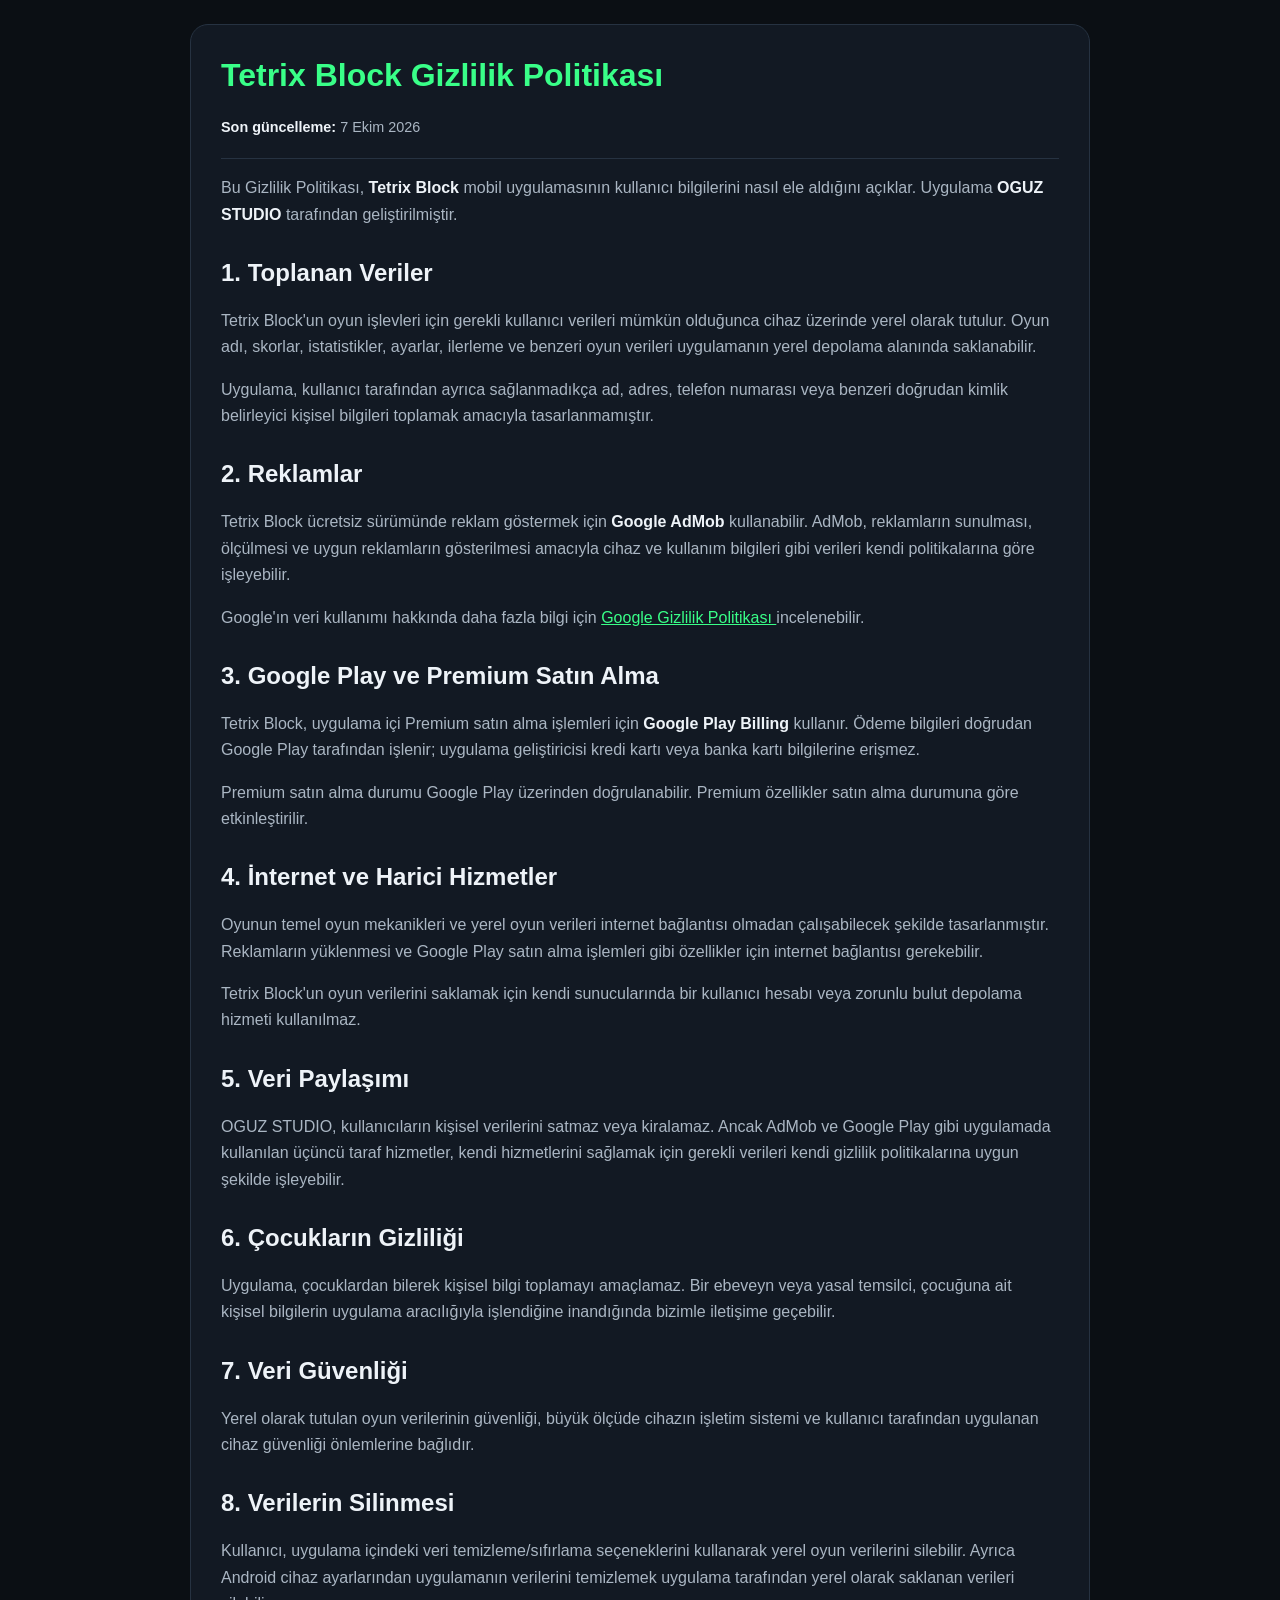
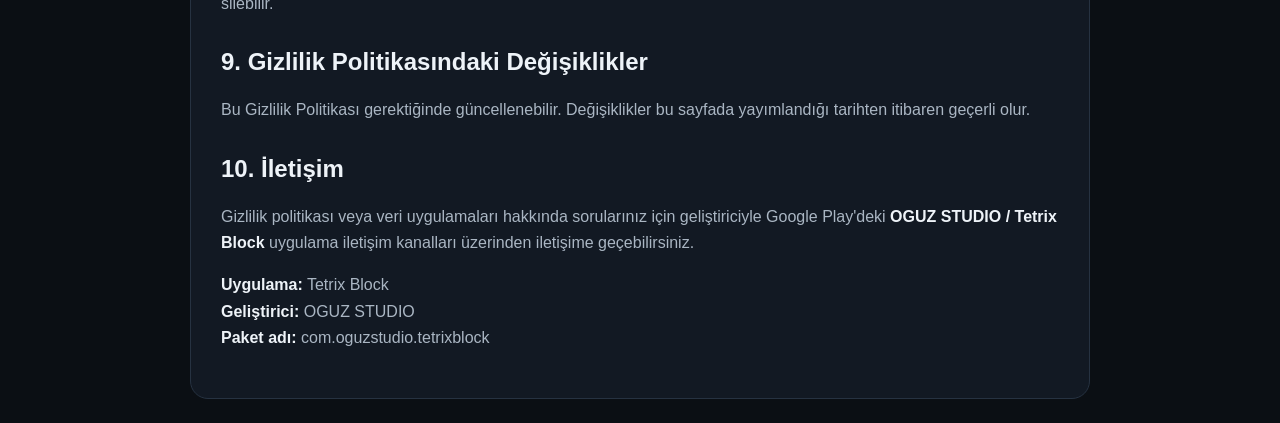
<file: tetrixblock-privacy-policies.html>
<!DOCTYPE html>
<html lang="tr">
<head>
  <meta charset="UTF-8">
  <meta name="viewport" content="width=device-width, initial-scale=1.0">
  <title>Tetrix Block - Gizlilik Politikası</title>
  <style>
    :root {
      color-scheme: dark;
      --bg: #0b0f14;
      --card: #121923;
      --text: #eef3f8;
      --muted: #aab6c3;
      --accent: #39ff88;
      --border: #263241;
    }
    * { box-sizing: border-box; }
    body {
      margin: 0;
      padding: 24px;
      background: var(--bg);
      color: var(--text);
      font-family: Arial, Helvetica, sans-serif;
      line-height: 1.65;
    }
    main {
      max-width: 900px;
      margin: 0 auto;
      background: var(--card);
      border: 1px solid var(--border);
      border-radius: 18px;
      padding: 30px;
    }
    h1, h2 { line-height: 1.25; }
    h1 { color: var(--accent); margin-top: 0; }
    h2 { margin-top: 30px; }
    p, li { color: var(--muted); }
    strong { color: var(--text); }
    .updated {
      font-size: 0.9rem;
      color: var(--muted);
      border-bottom: 1px solid var(--border);
      padding-bottom: 18px;
    }
    a { color: var(--accent); }
  </style>
</head>
<body>
<main>
  <h1>Tetrix Block Gizlilik Politikası</h1>

  <p class="updated"><strong>Son güncelleme:</strong> 7 Ekim 2026</p>

  <p>
    Bu Gizlilik Politikası, <strong>Tetrix Block</strong> mobil uygulamasının
    kullanıcı bilgilerini nasıl ele aldığını açıklar. Uygulama
    <strong>OGUZ STUDIO</strong> tarafından geliştirilmiştir.
  </p>

  <h2>1. Toplanan Veriler</h2>
  <p>
    Tetrix Block'un oyun işlevleri için gerekli kullanıcı verileri mümkün olduğunca
    cihaz üzerinde yerel olarak tutulur. Oyun adı, skorlar, istatistikler,
    ayarlar, ilerleme ve benzeri oyun verileri uygulamanın yerel depolama
    alanında saklanabilir.
  </p>
  <p>
    Uygulama, kullanıcı tarafından ayrıca sağlanmadıkça ad, adres, telefon
    numarası veya benzeri doğrudan kimlik belirleyici kişisel bilgileri toplamak
    amacıyla tasarlanmamıştır.
  </p>

  <h2>2. Reklamlar</h2>
  <p>
    Tetrix Block ücretsiz sürümünde reklam göstermek için
    <strong>Google AdMob</strong> kullanabilir. AdMob, reklamların sunulması,
    ölçülmesi ve uygun reklamların gösterilmesi amacıyla cihaz ve kullanım
    bilgileri gibi verileri kendi politikalarına göre işleyebilir.
  </p>
  <p>
    Google'ın veri kullanımı hakkında daha fazla bilgi için
    <a href="https://policies.google.com/privacy" target="_blank" rel="noopener">
      Google Gizlilik Politikası
    </a>
    incelenebilir.
  </p>

  <h2>3. Google Play ve Premium Satın Alma</h2>
  <p>
    Tetrix Block, uygulama içi Premium satın alma işlemleri için
    <strong>Google Play Billing</strong> kullanır. Ödeme bilgileri doğrudan
    Google Play tarafından işlenir; uygulama geliştiricisi kredi kartı veya
    banka kartı bilgilerine erişmez.
  </p>
  <p>
    Premium satın alma durumu Google Play üzerinden doğrulanabilir. Premium
    özellikler satın alma durumuna göre etkinleştirilir.
  </p>

  <h2>4. İnternet ve Harici Hizmetler</h2>
  <p>
    Oyunun temel oyun mekanikleri ve yerel oyun verileri internet bağlantısı
    olmadan çalışabilecek şekilde tasarlanmıştır. Reklamların yüklenmesi ve
    Google Play satın alma işlemleri gibi özellikler için internet bağlantısı
    gerekebilir.
  </p>
  <p>
    Tetrix Block'un oyun verilerini saklamak için kendi sunucularında bir
    kullanıcı hesabı veya zorunlu bulut depolama hizmeti kullanılmaz.
  </p>

  <h2>5. Veri Paylaşımı</h2>
  <p>
    OGUZ STUDIO, kullanıcıların kişisel verilerini satmaz veya kiralamaz.
    Ancak AdMob ve Google Play gibi uygulamada kullanılan üçüncü taraf hizmetler,
    kendi hizmetlerini sağlamak için gerekli verileri kendi gizlilik
    politikalarına uygun şekilde işleyebilir.
  </p>

  <h2>6. Çocukların Gizliliği</h2>
  <p>
    Uygulama, çocuklardan bilerek kişisel bilgi toplamayı amaçlamaz. Bir
    ebeveyn veya yasal temsilci, çocuğuna ait kişisel bilgilerin uygulama
    aracılığıyla işlendiğine inandığında bizimle iletişime geçebilir.
  </p>

  <h2>7. Veri Güvenliği</h2>
  <p>
    Yerel olarak tutulan oyun verilerinin güvenliği, büyük ölçüde cihazın
    işletim sistemi ve kullanıcı tarafından uygulanan cihaz güvenliği
    önlemlerine bağlıdır.
  </p>

  <h2>8. Verilerin Silinmesi</h2>
  <p>
    Kullanıcı, uygulama içindeki veri temizleme/sıfırlama seçeneklerini
    kullanarak yerel oyun verilerini silebilir. Ayrıca Android cihaz
    ayarlarından uygulamanın verilerini temizlemek uygulama tarafından yerel
    olarak saklanan verileri silebilir.
  </p>

  <h2>9. Gizlilik Politikasındaki Değişiklikler</h2>
  <p>
    Bu Gizlilik Politikası gerektiğinde güncellenebilir. Değişiklikler bu
    sayfada yayımlandığı tarihten itibaren geçerli olur.
  </p>

  <h2>10. İletişim</h2>
  <p>
    Gizlilik politikası veya veri uygulamaları hakkında sorularınız için
    geliştiriciyle Google Play'deki <strong>OGUZ STUDIO / Tetrix Block</strong>
    uygulama iletişim kanalları üzerinden iletişime geçebilirsiniz.
  </p>

  <p>
    <strong>Uygulama:</strong> Tetrix Block<br>
    <strong>Geliştirici:</strong> OGUZ STUDIO<br>
    <strong>Paket adı:</strong> com.oguzstudio.tetrixblock
  </p>
</main>
</body>
</html>
</file>
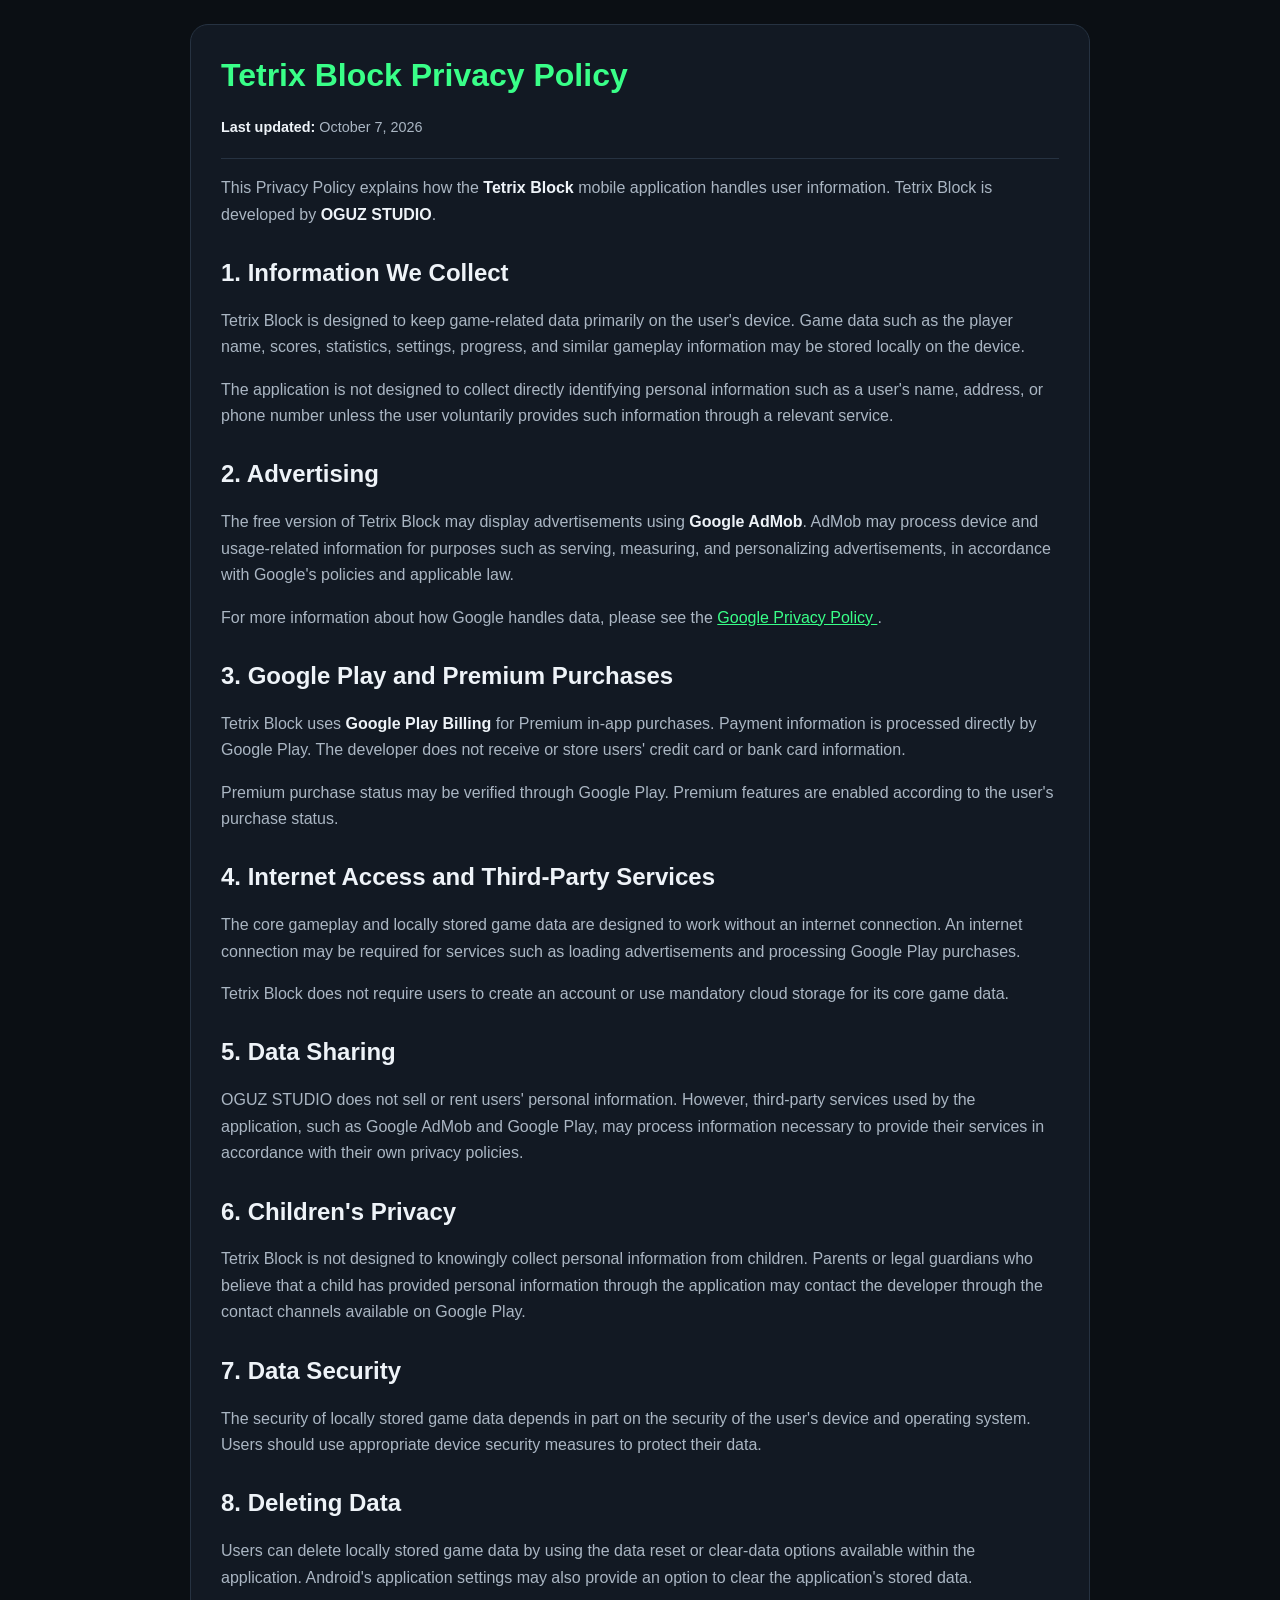
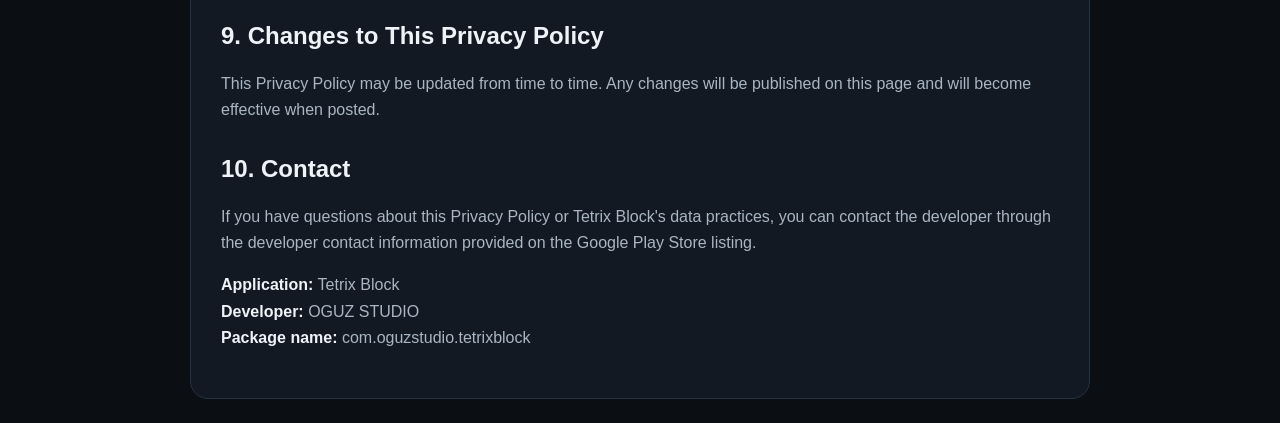
<file: tetrixblock-privacy-policy.html>
<!DOCTYPE html>
<html lang="en">
<head>
  <meta charset="UTF-8">
  <meta name="viewport" content="width=device-width, initial-scale=1.0">
  <title>Tetrix Block - Privacy Policy</title>
  <style>
    :root {
      color-scheme: dark;
      --bg: #0b0f14;
      --card: #121923;
      --text: #eef3f8;
      --muted: #aab6c3;
      --accent: #39ff88;
      --border: #263241;
    }
    * { box-sizing: border-box; }
    body {
      margin: 0;
      padding: 24px;
      background: var(--bg);
      color: var(--text);
      font-family: Arial, Helvetica, sans-serif;
      line-height: 1.65;
    }
    main {
      max-width: 900px;
      margin: 0 auto;
      background: var(--card);
      border: 1px solid var(--border);
      border-radius: 18px;
      padding: 30px;
    }
    h1, h2 { line-height: 1.25; }
    h1 { color: var(--accent); margin-top: 0; }
    h2 { margin-top: 30px; }
    p, li { color: var(--muted); }
    strong { color: var(--text); }
    .updated {
      font-size: 0.9rem;
      color: var(--muted);
      border-bottom: 1px solid var(--border);
      padding-bottom: 18px;
    }
    a { color: var(--accent); }
  </style>
</head>
<body>
<main>
  <h1>Tetrix Block Privacy Policy</h1>

  <p class="updated"><strong>Last updated:</strong> October 7, 2026</p>

  <p>
    This Privacy Policy explains how the <strong>Tetrix Block</strong> mobile
    application handles user information. Tetrix Block is developed by
    <strong>OGUZ STUDIO</strong>.
  </p>

  <h2>1. Information We Collect</h2>
  <p>
    Tetrix Block is designed to keep game-related data primarily on the user's
    device. Game data such as the player name, scores, statistics, settings,
    progress, and similar gameplay information may be stored locally on the
    device.
  </p>
  <p>
    The application is not designed to collect directly identifying personal
    information such as a user's name, address, or phone number unless the user
    voluntarily provides such information through a relevant service.
  </p>

  <h2>2. Advertising</h2>
  <p>
    The free version of Tetrix Block may display advertisements using
    <strong>Google AdMob</strong>. AdMob may process device and usage-related
    information for purposes such as serving, measuring, and personalizing
    advertisements, in accordance with Google's policies and applicable law.
  </p>
  <p>
    For more information about how Google handles data, please see the
    <a href="https://policies.google.com/privacy" target="_blank" rel="noopener">
      Google Privacy Policy
    </a>.
  </p>

  <h2>3. Google Play and Premium Purchases</h2>
  <p>
    Tetrix Block uses <strong>Google Play Billing</strong> for Premium in-app
    purchases. Payment information is processed directly by Google Play.
    The developer does not receive or store users' credit card or bank card
    information.
  </p>
  <p>
    Premium purchase status may be verified through Google Play. Premium
    features are enabled according to the user's purchase status.
  </p>

  <h2>4. Internet Access and Third-Party Services</h2>
  <p>
    The core gameplay and locally stored game data are designed to work without
    an internet connection. An internet connection may be required for
    services such as loading advertisements and processing Google Play
    purchases.
  </p>
  <p>
    Tetrix Block does not require users to create an account or use mandatory
    cloud storage for its core game data.
  </p>

  <h2>5. Data Sharing</h2>
  <p>
    OGUZ STUDIO does not sell or rent users' personal information. However,
    third-party services used by the application, such as Google AdMob and
    Google Play, may process information necessary to provide their services
    in accordance with their own privacy policies.
  </p>

  <h2>6. Children's Privacy</h2>
  <p>
    Tetrix Block is not designed to knowingly collect personal information
    from children. Parents or legal guardians who believe that a child has
    provided personal information through the application may contact the
    developer through the contact channels available on Google Play.
  </p>

  <h2>7. Data Security</h2>
  <p>
    The security of locally stored game data depends in part on the security
    of the user's device and operating system. Users should use appropriate
    device security measures to protect their data.
  </p>

  <h2>8. Deleting Data</h2>
  <p>
    Users can delete locally stored game data by using the data reset or
    clear-data options available within the application. Android's application
    settings may also provide an option to clear the application's stored
    data.
  </p>

  <h2>9. Changes to This Privacy Policy</h2>
  <p>
    This Privacy Policy may be updated from time to time. Any changes will be
    published on this page and will become effective when posted.
  </p>

  <h2>10. Contact</h2>
  <p>
    If you have questions about this Privacy Policy or Tetrix Block's data
    practices, you can contact the developer through the developer contact
    information provided on the Google Play Store listing.
  </p>

  <p>
    <strong>Application:</strong> Tetrix Block<br>
    <strong>Developer:</strong> OGUZ STUDIO<br>
    <strong>Package name:</strong> com.oguzstudio.tetrixblock
  </p>
</main>
</body>
</html>
</file>
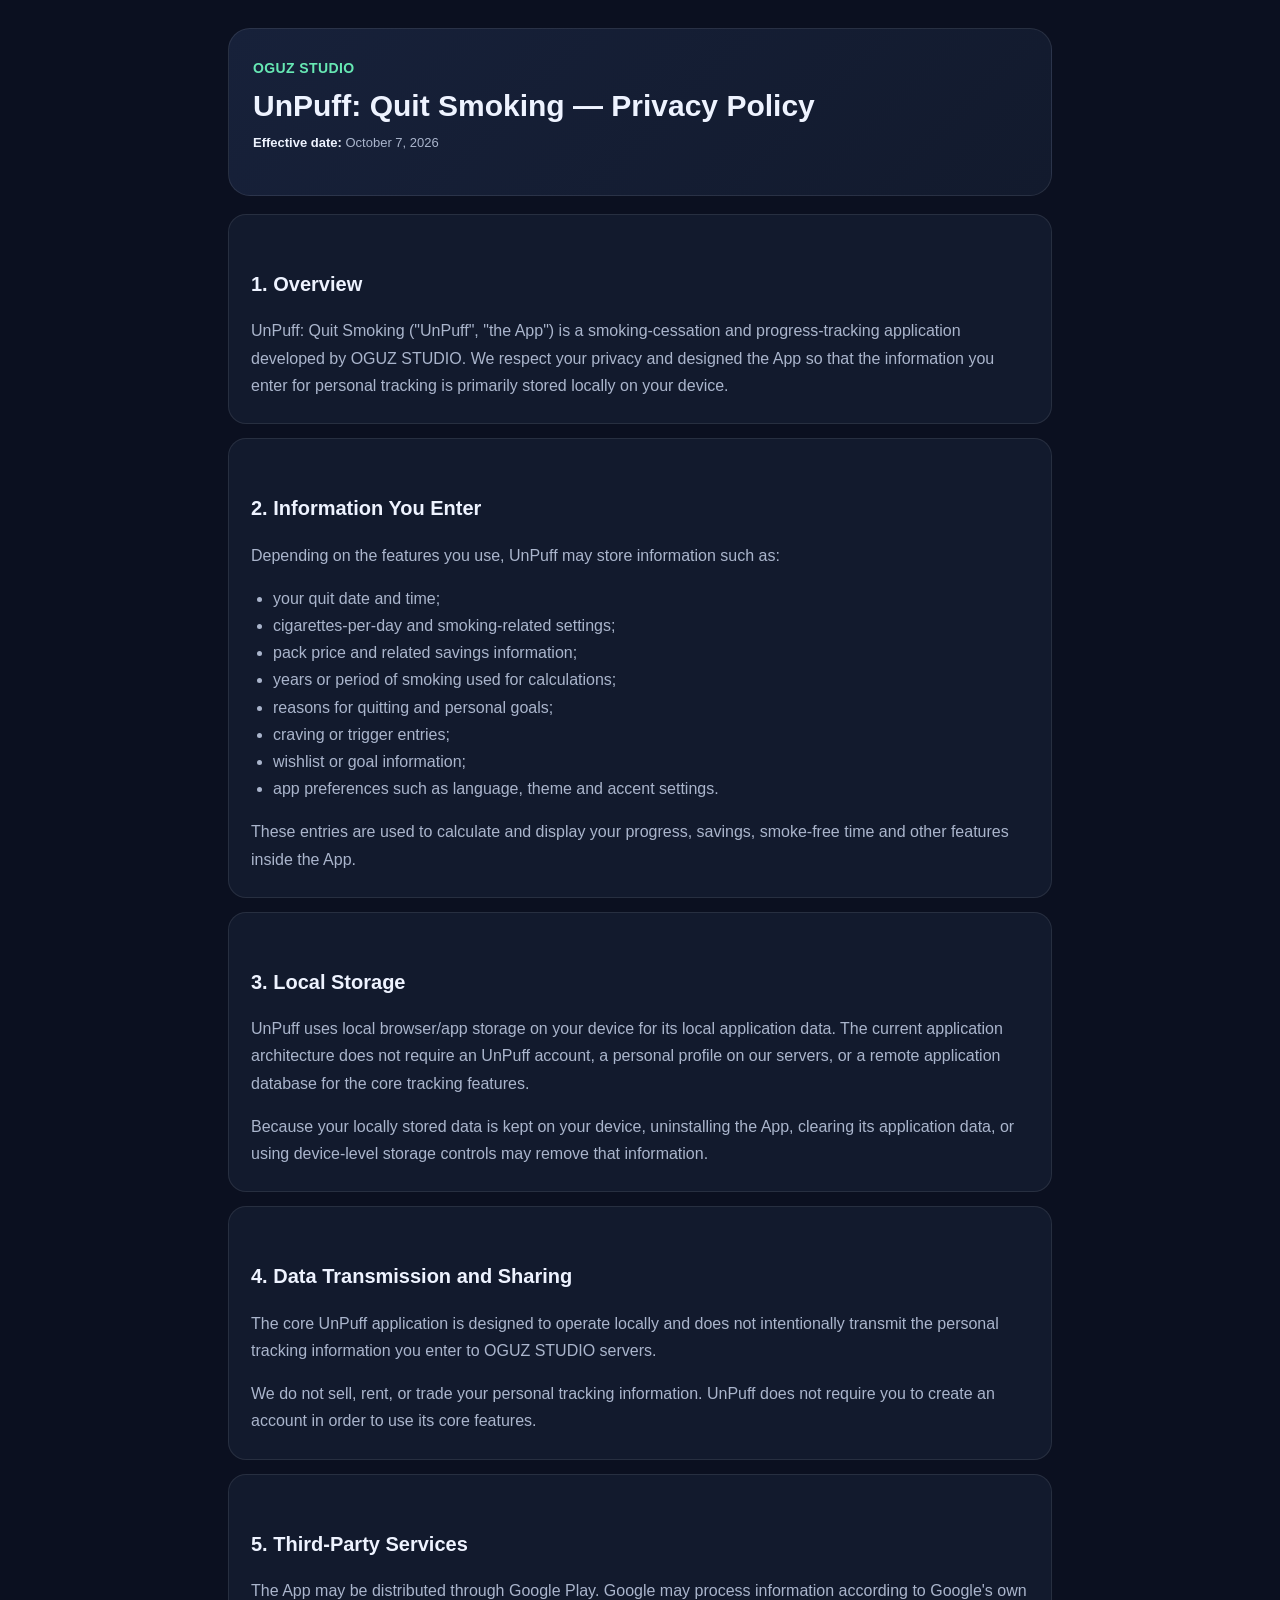
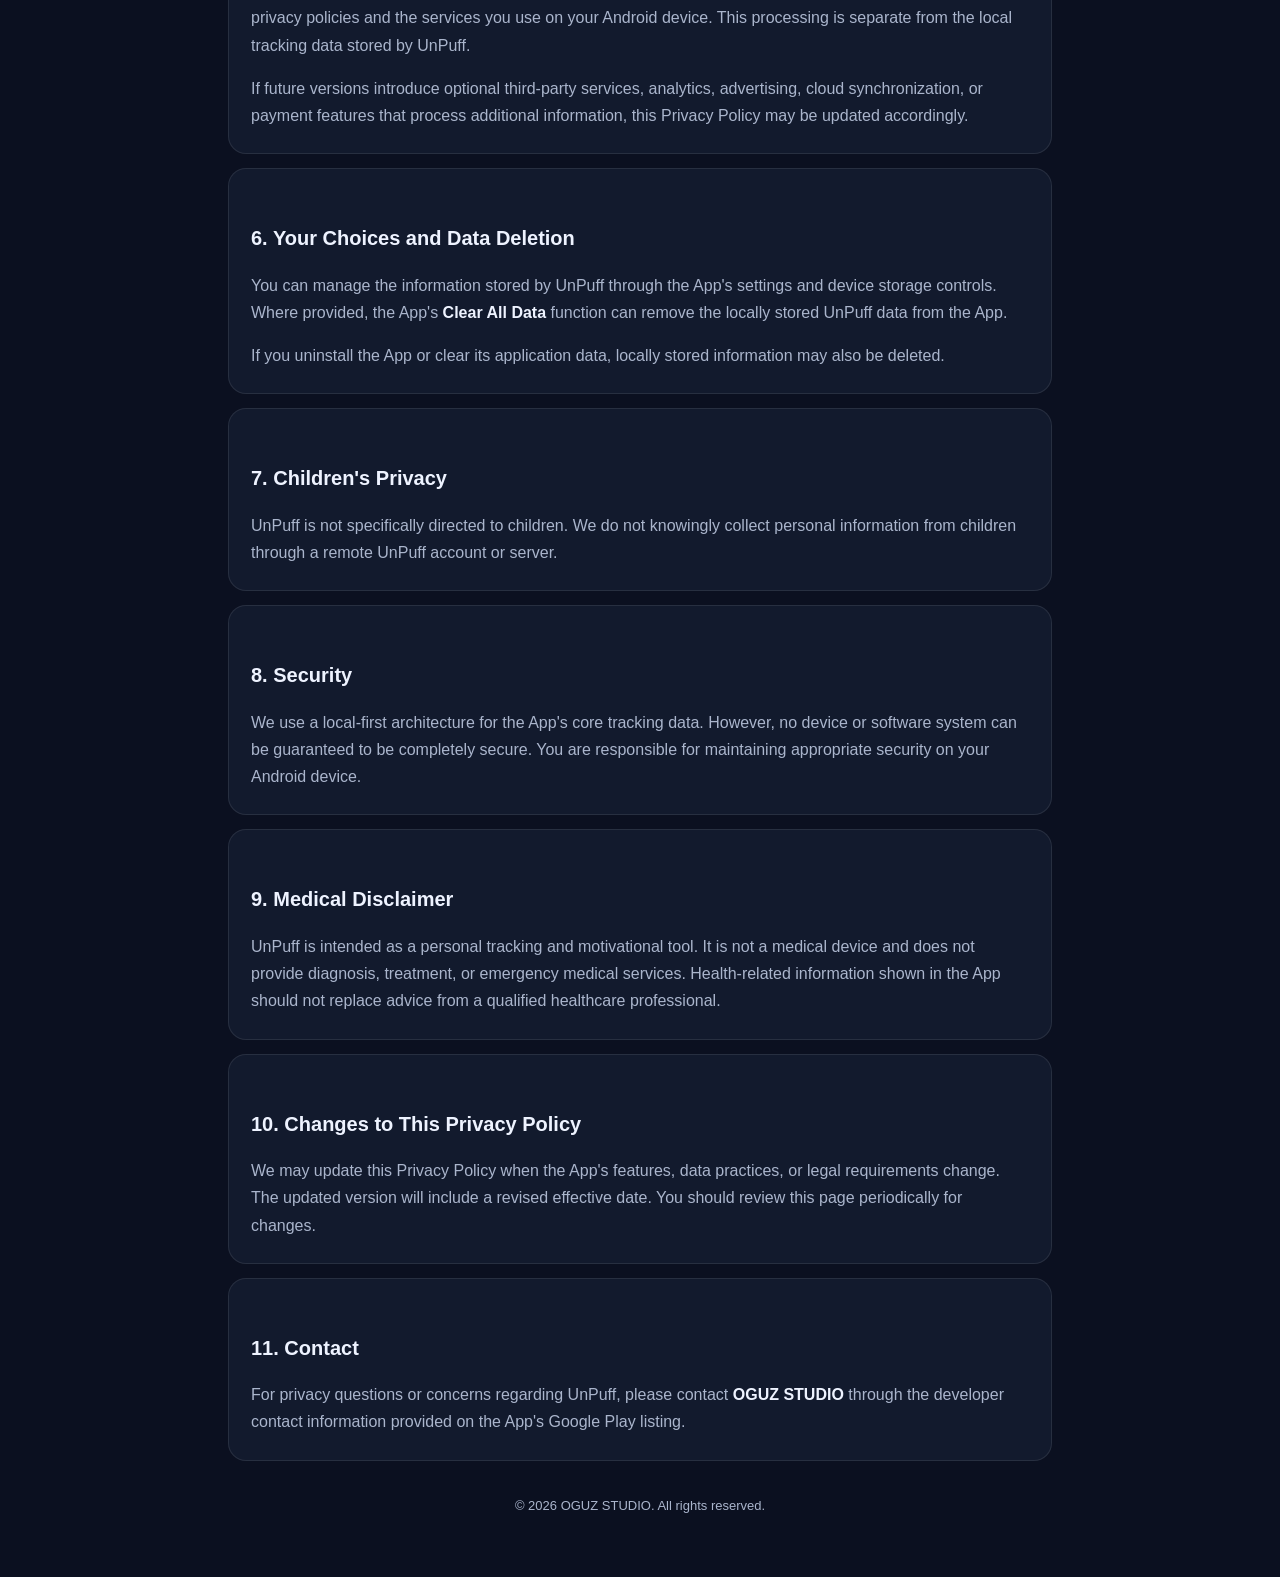
<file: unpuff-privacy-policy.html>
<!DOCTYPE html>
<html lang="en">
<head>
  <meta charset="UTF-8">
  <meta name="viewport" content="width=device-width, initial-scale=1.0">
  <meta name="description" content="UnPuff: Quit Smoking Privacy Policy">
  <title>UnPuff: Quit Smoking — Privacy Policy</title>
  <style>
    :root {
      --bg: #0b1020;
      --card: #121a2d;
      --card-2: #17213a;
      --text: #eef3ff;
      --muted: #aab5cc;
      --accent: #67e8b4;
      --border: rgba(255,255,255,.09);
    }
    * { box-sizing: border-box; }
    body {
      margin: 0;
      background: var(--bg);
      color: var(--text);
      font-family: -apple-system, BlinkMacSystemFont, "Segoe UI", Roboto, Arial, sans-serif;
      line-height: 1.7;
    }
    .wrap {
      max-width: 860px;
      margin: 0 auto;
      padding: 28px 18px 60px;
    }
    header {
      background: linear-gradient(135deg, var(--card-2), var(--card));
      border: 1px solid var(--border);
      border-radius: 22px;
      padding: 28px 24px;
      margin-bottom: 18px;
    }
    .brand {
      color: var(--accent);
      font-weight: 800;
      letter-spacing: .4px;
      font-size: 14px;
      text-transform: uppercase;
    }
    h1 { margin: 7px 0 8px; font-size: 30px; line-height: 1.2; }
    h2 { margin-top: 30px; font-size: 20px; }
    p, li { color: var(--muted); }
    strong { color: var(--text); }
    .card {
      background: var(--card);
      border: 1px solid var(--border);
      border-radius: 18px;
      padding: 22px 22px 8px;
      margin-bottom: 14px;
    }
    ul { padding-left: 22px; }
    a { color: var(--accent); }
    .updated {
      font-size: 13px;
      color: var(--muted);
      margin-top: 8px;
    }
    footer {
      text-align: center;
      color: var(--muted);
      font-size: 13px;
      padding-top: 20px;
    }
  </style>
</head>
<body>
  <main class="wrap">
    <header>
      <div class="brand">OGUZ STUDIO</div>
      <h1>UnPuff: Quit Smoking — Privacy Policy</h1>
      <p class="updated"><strong>Effective date:</strong> October 7, 2026</p>
    </header>

    <section class="card">
      <h2>1. Overview</h2>
      <p>
        UnPuff: Quit Smoking ("UnPuff", "the App") is a smoking-cessation and
        progress-tracking application developed by OGUZ STUDIO. We respect your
        privacy and designed the App so that the information you enter for
        personal tracking is primarily stored locally on your device.
      </p>
    </section>

    <section class="card">
      <h2>2. Information You Enter</h2>
      <p>
        Depending on the features you use, UnPuff may store information such as:
      </p>
      <ul>
        <li>your quit date and time;</li>
        <li>cigarettes-per-day and smoking-related settings;</li>
        <li>pack price and related savings information;</li>
        <li>years or period of smoking used for calculations;</li>
        <li>reasons for quitting and personal goals;</li>
        <li>craving or trigger entries;</li>
        <li>wishlist or goal information;</li>
        <li>app preferences such as language, theme and accent settings.</li>
      </ul>
      <p>
        These entries are used to calculate and display your progress, savings,
        smoke-free time and other features inside the App.
      </p>
    </section>

    <section class="card">
      <h2>3. Local Storage</h2>
      <p>
        UnPuff uses local browser/app storage on your device for its local
        application data. The current application architecture does not require
        an UnPuff account, a personal profile on our servers, or a remote
        application database for the core tracking features.
      </p>
      <p>
        Because your locally stored data is kept on your device, uninstalling
        the App, clearing its application data, or using device-level storage
        controls may remove that information.
      </p>
    </section>

    <section class="card">
      <h2>4. Data Transmission and Sharing</h2>
      <p>
        The core UnPuff application is designed to operate locally and does not
        intentionally transmit the personal tracking information you enter to
        OGUZ STUDIO servers.
      </p>
      <p>
        We do not sell, rent, or trade your personal tracking information.
        UnPuff does not require you to create an account in order to use its
        core features.
      </p>
    </section>

    <section class="card">
      <h2>5. Third-Party Services</h2>
      <p>
        The App may be distributed through Google Play. Google may process
        information according to Google's own privacy policies and the services
        you use on your Android device. This processing is separate from the
        local tracking data stored by UnPuff.
      </p>
      <p>
        If future versions introduce optional third-party services, analytics,
        advertising, cloud synchronization, or payment features that process
        additional information, this Privacy Policy may be updated accordingly.
      </p>
    </section>

    <section class="card">
      <h2>6. Your Choices and Data Deletion</h2>
      <p>
        You can manage the information stored by UnPuff through the App's
        settings and device storage controls. Where provided, the App's
        <strong>Clear All Data</strong> function can remove the locally stored
        UnPuff data from the App.
      </p>
      <p>
        If you uninstall the App or clear its application data, locally stored
        information may also be deleted.
      </p>
    </section>

    <section class="card">
      <h2>7. Children's Privacy</h2>
      <p>
        UnPuff is not specifically directed to children. We do not knowingly
        collect personal information from children through a remote UnPuff
        account or server.
      </p>
    </section>

    <section class="card">
      <h2>8. Security</h2>
      <p>
        We use a local-first architecture for the App's core tracking data.
        However, no device or software system can be guaranteed to be completely
        secure. You are responsible for maintaining appropriate security on
        your Android device.
      </p>
    </section>

    <section class="card">
      <h2>9. Medical Disclaimer</h2>
      <p>
        UnPuff is intended as a personal tracking and motivational tool. It is
        not a medical device and does not provide diagnosis, treatment, or
        emergency medical services. Health-related information shown in the App
        should not replace advice from a qualified healthcare professional.
      </p>
    </section>

    <section class="card">
      <h2>10. Changes to This Privacy Policy</h2>
      <p>
        We may update this Privacy Policy when the App's features, data
        practices, or legal requirements change. The updated version will
        include a revised effective date. You should review this page
        periodically for changes.
      </p>
    </section>

    <section class="card">
      <h2>11. Contact</h2>
      <p>
        For privacy questions or concerns regarding UnPuff, please contact
        <strong>OGUZ STUDIO</strong> through the developer contact information
        provided on the App's Google Play listing.
      </p>
    </section>

    <footer>
      © 2026 OGUZ STUDIO. All rights reserved.
    </footer>
  </main>
</body>
</html>
</file>
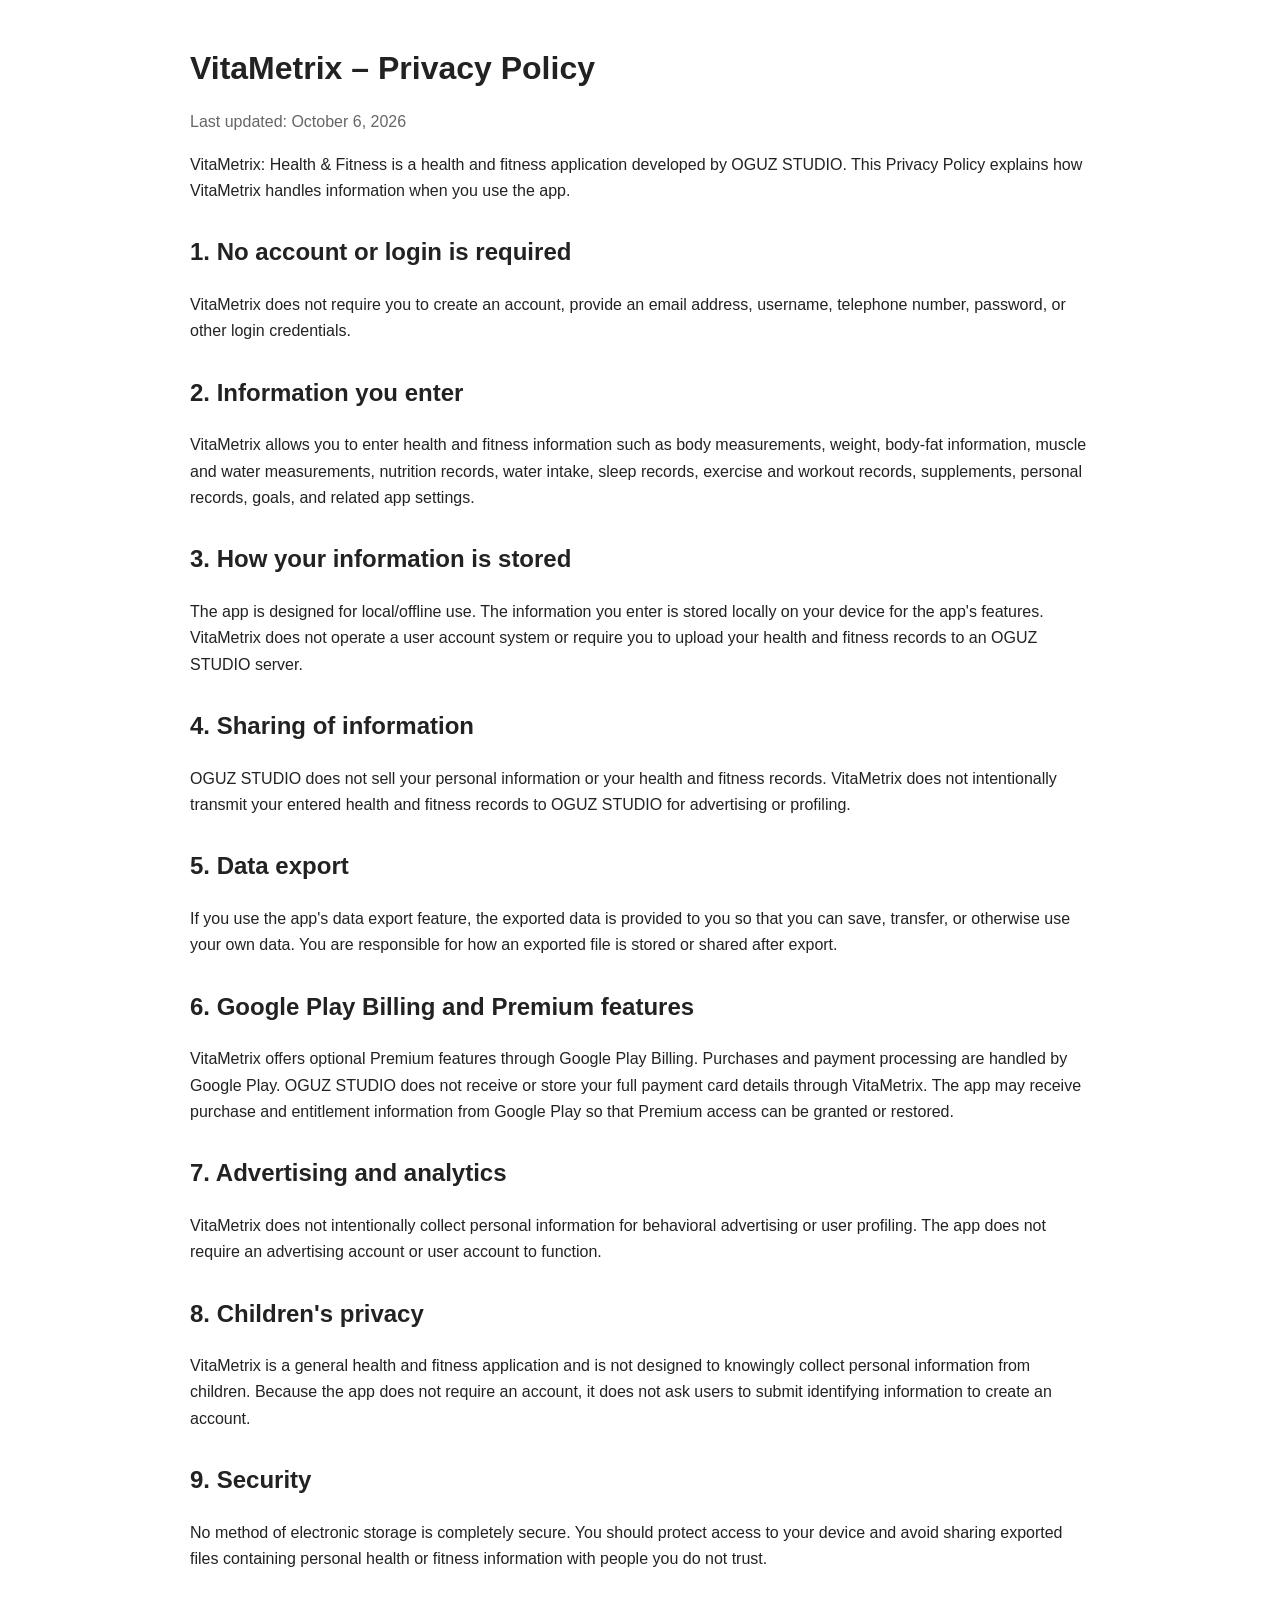
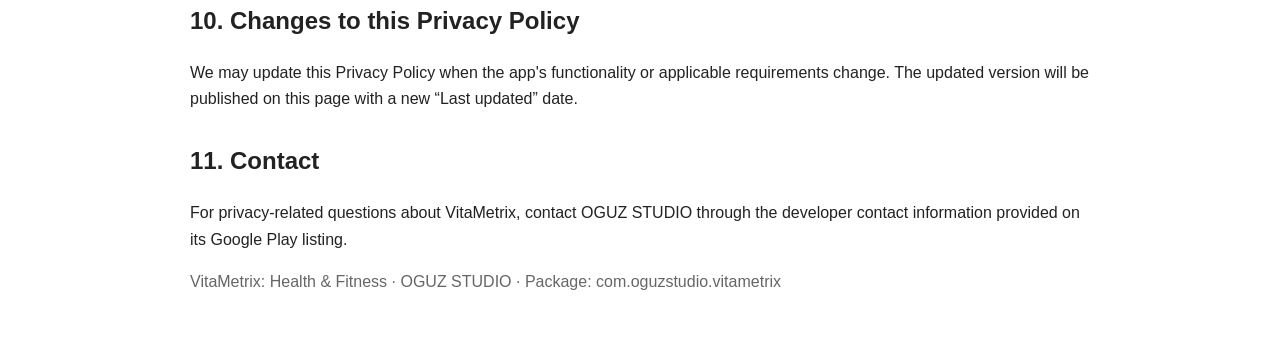
<file: vitametrix-privacy-policy.html>
<!doctype html>
<html lang="en">
<head>
<meta charset="utf-8"><meta name="viewport" content="width=device-width,initial-scale=1">
<title>VitaMetrix – Privacy Policy</title>
<style>body{font-family:Arial,sans-serif;line-height:1.65;max-width:900px;margin:auto;padding:28px 20px;color:#222}h1{line-height:1.2}h2{margin-top:28px}.muted{color:#666}</style>
</head>
<body>
<h1>VitaMetrix – Privacy Policy</h1>
<p class="muted">Last updated: October 6, 2026</p>
<p>VitaMetrix: Health &amp; Fitness is a health and fitness application developed by OGUZ STUDIO. This Privacy Policy explains how VitaMetrix handles information when you use the app.</p>
<h2>1. No account or login is required</h2>
<p>VitaMetrix does not require you to create an account, provide an email address, username, telephone number, password, or other login credentials.</p>
<h2>2. Information you enter</h2>
<p>VitaMetrix allows you to enter health and fitness information such as body measurements, weight, body-fat information, muscle and water measurements, nutrition records, water intake, sleep records, exercise and workout records, supplements, personal records, goals, and related app settings.</p>
<h2>3. How your information is stored</h2>
<p>The app is designed for local/offline use. The information you enter is stored locally on your device for the app's features. VitaMetrix does not operate a user account system or require you to upload your health and fitness records to an OGUZ STUDIO server.</p>
<h2>4. Sharing of information</h2>
<p>OGUZ STUDIO does not sell your personal information or your health and fitness records. VitaMetrix does not intentionally transmit your entered health and fitness records to OGUZ STUDIO for advertising or profiling.</p>
<h2>5. Data export</h2>
<p>If you use the app's data export feature, the exported data is provided to you so that you can save, transfer, or otherwise use your own data. You are responsible for how an exported file is stored or shared after export.</p>
<h2>6. Google Play Billing and Premium features</h2>
<p>VitaMetrix offers optional Premium features through Google Play Billing. Purchases and payment processing are handled by Google Play. OGUZ STUDIO does not receive or store your full payment card details through VitaMetrix. The app may receive purchase and entitlement information from Google Play so that Premium access can be granted or restored.</p>
<h2>7. Advertising and analytics</h2>
<p>VitaMetrix does not intentionally collect personal information for behavioral advertising or user profiling. The app does not require an advertising account or user account to function.</p>
<h2>8. Children's privacy</h2>
<p>VitaMetrix is a general health and fitness application and is not designed to knowingly collect personal information from children. Because the app does not require an account, it does not ask users to submit identifying information to create an account.</p>
<h2>9. Security</h2>
<p>No method of electronic storage is completely secure. You should protect access to your device and avoid sharing exported files containing personal health or fitness information with people you do not trust.</p>
<h2>10. Changes to this Privacy Policy</h2>
<p>We may update this Privacy Policy when the app's functionality or applicable requirements change. The updated version will be published on this page with a new “Last updated” date.</p>
<h2>11. Contact</h2>
<p>For privacy-related questions about VitaMetrix, contact OGUZ STUDIO through the developer contact information provided on its Google Play listing.</p>
<p class="muted">VitaMetrix: Health &amp; Fitness · OGUZ STUDIO · Package: com.oguzstudio.vitametrix</p>
</body></html>
</file>
